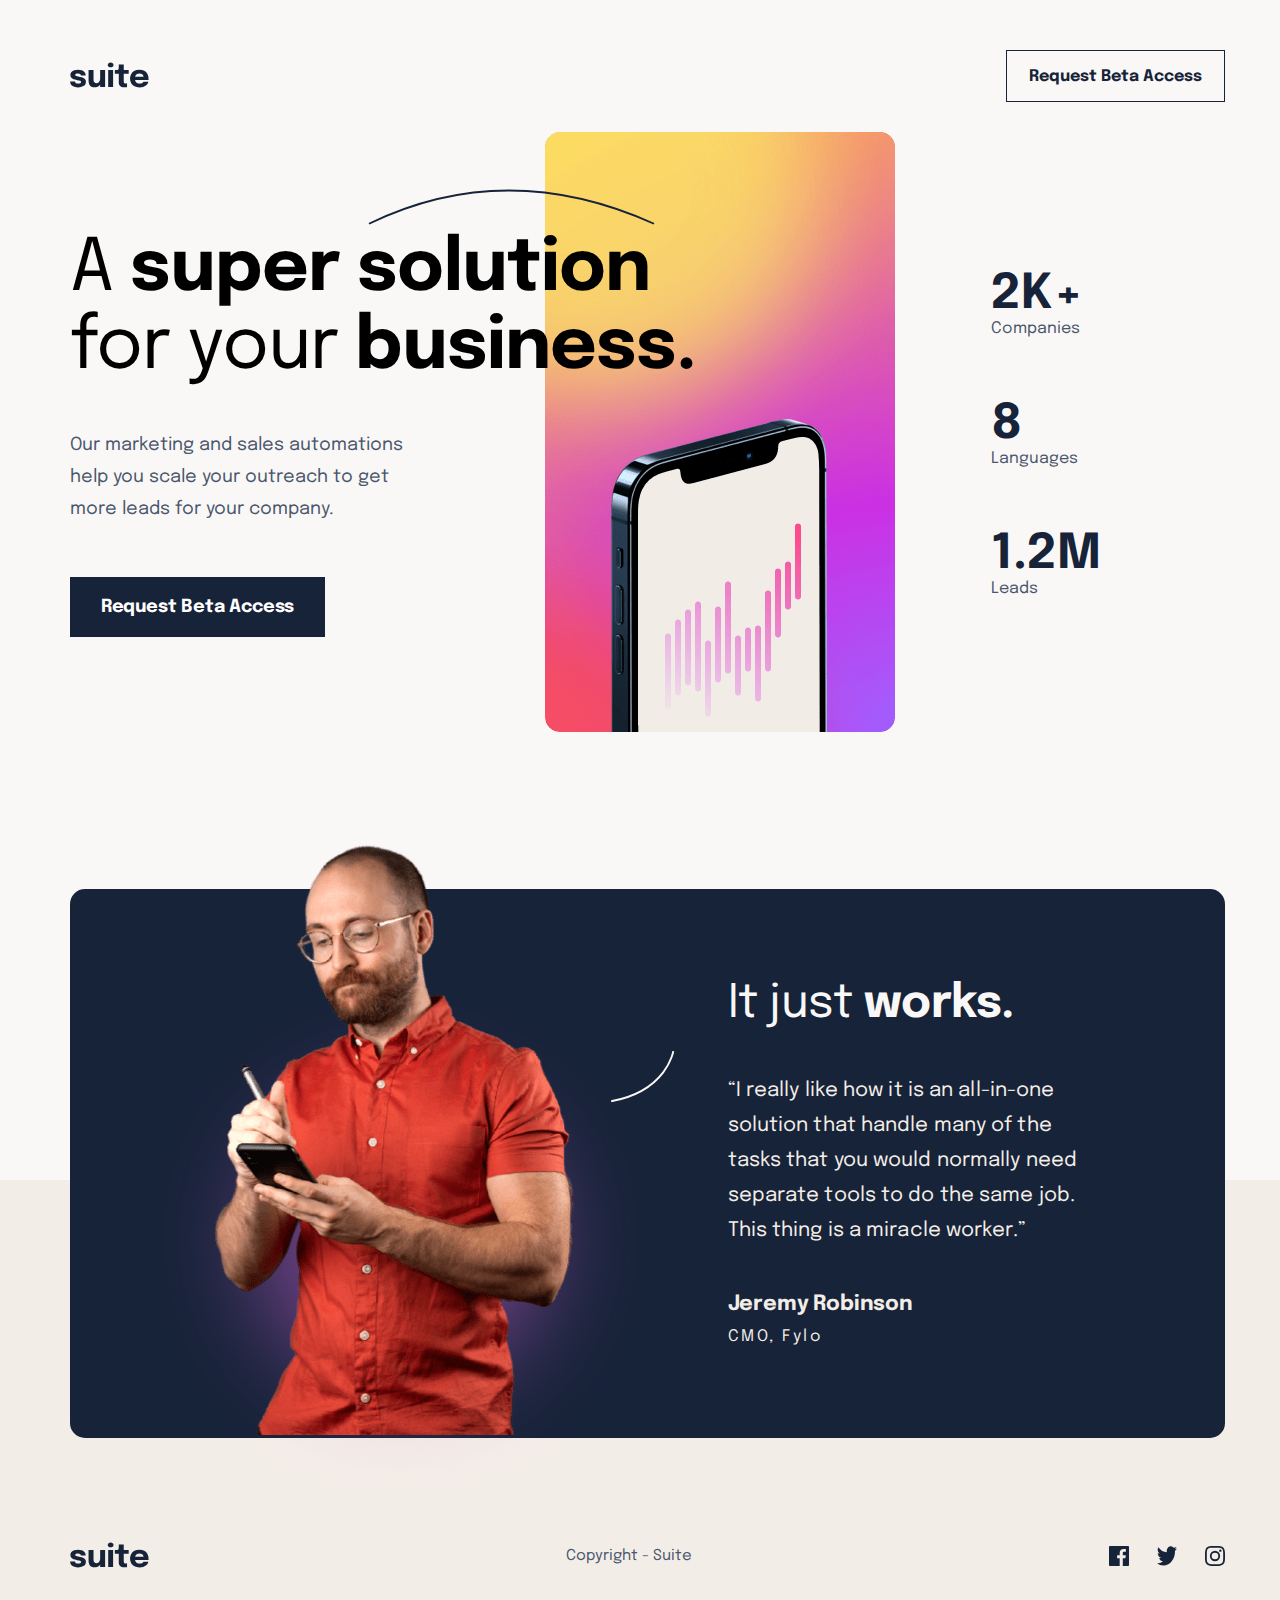
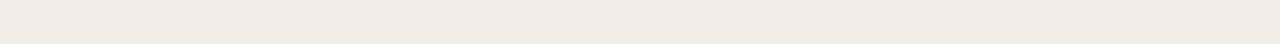
<file: suite-landing-page/index.html>
<!DOCTYPE html>
<html lang="en">
<head>
  <meta charset="UTF-8">
  <meta name="viewport" content="width=device-width, initial-scale=1.0">
  <link rel="preconnect" href="https://fonts.googleapis.com">
  <link rel="preconnect" href="https://fonts.gstatic.com" crossorigin>
  <link rel="icon" type="image/png" sizes="32x32" href="./assets/favicon-32x32.png">
  <link rel="preconnect" href="https://fonts.googleapis.com">
<link rel="preconnect" href="https://fonts.gstatic.com" crossorigin>
<link href="https://fonts.googleapis.com/css2?family=Epilogue:ital,wght@0,400;0,500;0,700;1,400&display=swap" rel="stylesheet">
  <link rel="stylesheet" href="css/style.css">

  <title>Frontend Mentor | Suite landing page</title>
</head>
<body>

  <header class="header">
    <div class="container">
      <div class="header__container">
        <div class="header__logo"><img src="assets/logo.svg" alt=""></div>
        <div class="btn"><a href="#">Request Beta Access</a></div>
      </div>
    </div>
  </header>

  <div class="landing">
    <div class="container">
      <div class="landing__container">
        <div class="landing__content1">
          <div class="landing__head">
            <h1>A <span>super solution</span> for your <span>business.</span>            </h1>
            <img class="landing__svg" src="assets/pattern-curved-line-1.svg" alt="">

          </div>
          <p class="landing__paragraph">
            Our marketing and sales automations help you scale your outreach to 
            get more leads for your company. 
          </p>
          <div class="btn btn--primary"><a href="#">Request Beta Access</a></div>
        </div>
        <!-- <img class="landing__img" src="assets/image-hero-portrait.png" alt=""> -->
        <picture class="landing__img">
          <source media="(min-width: 769px)" srcset="assets/image-hero-portrait.png">
          <source media="(max-width: 768px)" srcset="assets/image-hero-landscape.png">
          <img src="assets/image-hero-portrait.png" alt="Chris standing up holding his daughter Elva">
        </picture>
        <div class="landing__content2">
          <div class="landing__row">
            <h3>2K+</h3>
            <span>Companies</span>
          </div>
          <div class="landing__row">
            <h3>8</h3>
            <span>Languages</span>
          </div>
          <div class="landing__row">
            <h3>1.2M</h3>
            <span>Leads</span>
          </div>

        </div>
      </div>
    </div>
  </div>
  <div class="works">
    <div class="container">
     <div class="works__container">
       <div class="works__img">
        <picture class="works__image1">
          <source media="(min-width: 791px)" srcset="assets/image-jeremy-large.png">
          <source media="(max-width: 600px)" srcset="assets/image-jeremy-small.png">
          <img class="works__image1" src="assets/image-jeremy-large.png" alt="">
        </picture>
        <img class="works__image2" src="assets/pattern-blur.svg" alt="">
       </div>
       <img class="works__svg" src="assets/Path 2.svg" alt="">

       <div class="works__content">
         <h2 class="works__head">It just <span>works.</span></h2>
         <p class="works__paragraph">
  “I really like how it is an all-in-one solution that handle many of 
  the tasks that you would normally need separate tools to do the same 
  job. This thing is a miracle worker.”
         </p>
         <div class="works__author">
           <h3>Jeremy Robinson </h3>
           <span>CMO, Fylo</span>
         </div>
       </div>
     </div>
    
    </div>
    <div class="footer">
     <div class="container">
      <div class="footer__container">
        <div class="footer__logo"><img src="assets/logo.svg" alt=""></div>
        <p class="footer__paragraph">Copyright - Suite</p>
        <div class="footer__icons">
          <img src="assets/icon-facebook.svg" alt="">
          <img src="assets/icon-twitter.svg" alt="">
          <img src="assets/icon-instagram.svg" alt="">

        </div>
      </div>
     </div>
    </div>
  </div>
  <!-- Request Beta Access

  A super solution for your business.

  Our marketing and sales automations help you scale your outreach to 
  get more leads for your company. 

  Request Beta Access

  2K+
  Companies

  8
  Languages

  1.2M
  Leads

  It just works.

  “I really like how it is an all-in-one solution that handle many of 
  the tasks that you would normally need separate tools to do the same 
  job. This thing is a miracle worker.”

  Jeremy Robinson
  CMO, Fylo

  Copyright - Suite -->

</body>
</html>
</file>
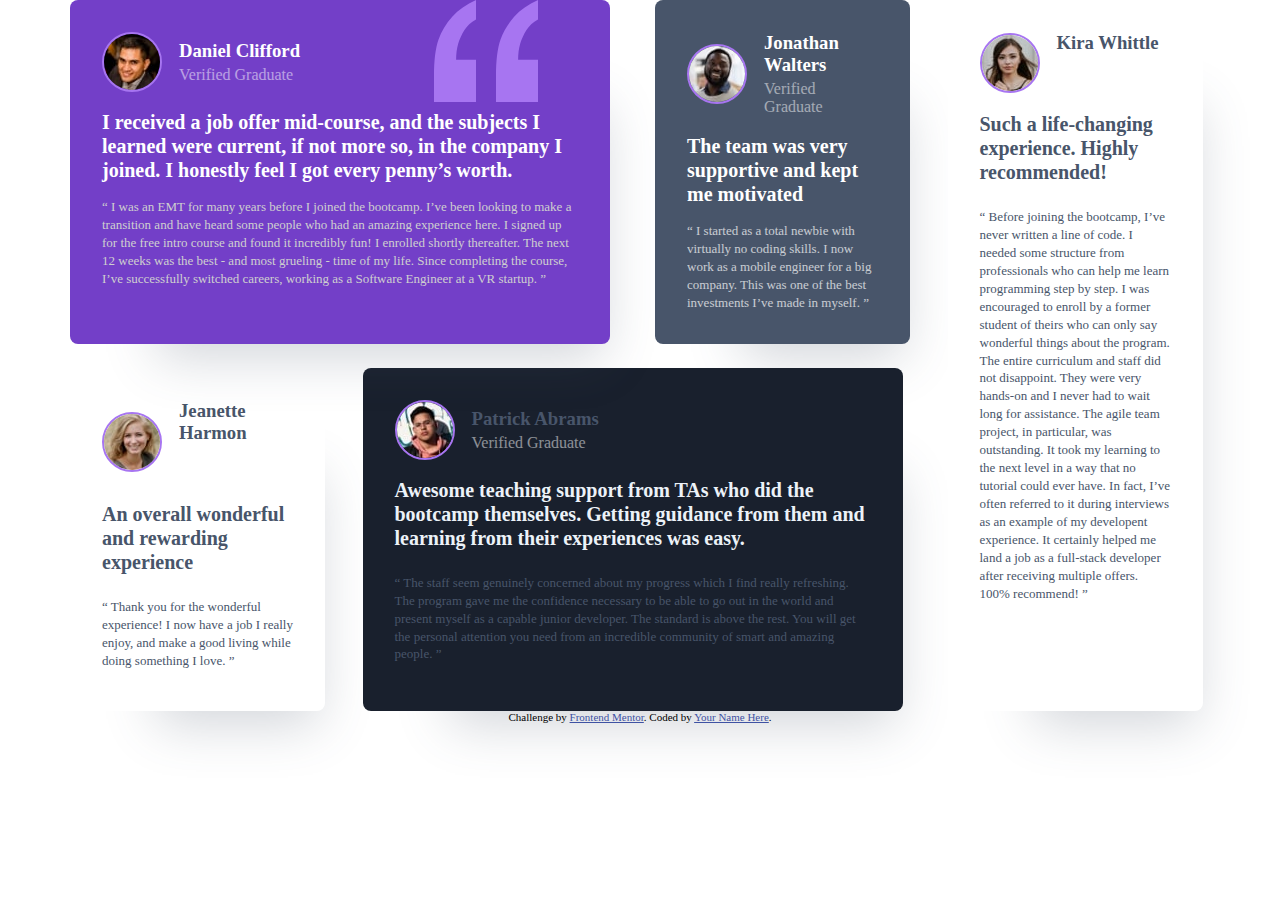
<file: Testimonials grid section/index.html>
<!DOCTYPE html>
<html lang="en">
<head>
  <meta charset="UTF-8">
  <meta name="viewport" content="width=device-width, initial-scale=1.0"> <!-- displays site properly based on user's device -->
  <link rel="preconnect" href="https://fonts.googleapis.com">
  <link rel="preconnect" href="https://fonts.gstatic.com" crossorigin>
  <link href="https://fonts.googleapis.com/css2?family=Barlow+Semi+Condensed:wght@400;500;600;700&display=swap" rel="stylesheet">
  <link rel="stylesheet" href="css/style.css">
  <link rel="icon" type="image/png" sizes="32x32" href="./images/favicon-32x32.png">
  
  <title>Frontend Mentor | [Challenge Name Here]</title>

  <!-- Feel free to remove these styles or customise in your own stylesheet 👍 -->
  <style>
    .attribution { font-size: 11px; text-align: center; }
    .attribution a { color: hsl(228, 45%, 44%); }
  </style>
</head>
<body>
  <div class="container">
    <div class="box box--one">
      <div class="box__writer">
        <img class="box__img" src="images/image-daniel.jpg" alt="daniel photo">
        <div class="box__info">
          <h3 class="box__name">Daniel Clifford</h3>
          <span class="box__job">Verified Graduate</span>
        </div>
      </div>
      <p class="box__title">
        I received a job offer mid-course, and the subjects I learned were current, if not more so, 
        in the company I joined. I honestly feel I got every penny’s worth.
      
      </p>
      <p class="box__comment">
        “ I was an EMT for many years before I joined the bootcamp. I’ve been looking to make a 
        transition and have heard some people who had an amazing experience here. I signed up 
        for the free intro course and found it incredibly fun! I enrolled shortly thereafter. 
        The next 12 weeks was the best - and most grueling - time of my life. Since completing 
        the course, I’ve successfully switched careers, working as a Software Engineer at a VR startup. ”
      </p>
    </div>

    <div class="box box--two">
      <div class="box__writer">
        <img class="box__img" src="images/image-jonathan.jpg" alt="daniel photo">
        <div class="box__info">
          <h3 class="box__name">Jonathan Walters</h3>
          <span class="box__job">Verified Graduate</span>
        </div>
      </div>
      <p class="box__title">
        The team was very supportive and kept me motivated
      
      </p>
      <p class="box__comment">
        “ I started as a total newbie with virtually no coding skills. I now work as a mobile engineer 
        for a big company. This was one of the best investments I’ve made in myself. ”
      </p>
    </div>

    <div class="box box--four">
      <div class="box__writer">
        <img class="box__img" src="images/image-jeanette.jpg" alt="daniel photo">
        <div class="box__info">
          <h3 class="box__name">Jeanette Harmon</h3>
          <span class="box__job">Verified Graduate</span>
        </div>
      </div>
      <p class="box__title">
        An overall wonderful and rewarding experience
      
      </p>
      <p class="box__comment">
        “ Thank you for the wonderful experience! I now have a job I really enjoy, and make a good living 
        while doing something I love. ”
      </p>
    </div>

    <div class="box box--five">
      <div class="box__writer">
        <img class="box__img" src="images/image-patrick.jpg" alt="daniel photo">
        <div class="box__info">
          <h3 class="box__name">Patrick Abrams</h3>
          <span class="box__job">Verified Graduate</span>
        </div>
      </div>
      <p class="box__title">
        Awesome teaching support from TAs who did the bootcamp themselves. Getting guidance from them and 
        learning from their experiences was easy.
      
      </p>
      <p class="box__comment">

        “ The staff seem genuinely concerned about my progress which I find really refreshing. The program 
        gave me the confidence necessary to be able to go out in the world and present myself as a capable 
        junior developer. The standard is above the rest. You will get the personal attention you need from 
        an incredible community of smart and amazing people. ”
      </p>
    </div>

    <div class="box box--three">
      <div class="box__writer">
        <img class="box__img" src="images/image-kira.jpg" alt="daniel photo">
        <div class="box__info">
          <h3 class="box__name">Kira Whittle</h3>
          <span class="box__job">Verified Graduate</span>
        </div>
      </div>
      <p class="box__title">
        Such a life-changing experience. Highly recommended!
      </p>
      <p class="box__comment">

        “ Before joining the bootcamp, I’ve never written a line of code. I needed some structure from 
        professionals who can help me learn programming step by step. I was encouraged to enroll by a former 
        student of theirs who can only say wonderful things about the program. The entire curriculum and staff 
        did not disappoint. They were very hands-on and I never had to wait long for assistance. The agile team 
        project, in particular, was outstanding. It took my learning to the next level in a way that no tutorial 
        could ever have. In fact, I’ve often referred to it during interviews as an example of my developent 
        experience. It certainly helped me land a job as a full-stack developer after receiving multiple offers. 
        100% recommend! ”
      </p>
    </div>




  

    


  </div>
  <!-- 






 




  Verified Graduate





  
  








 -->
  
  <div class="attribution">
    Challenge by <a href="https://www.frontendmentor.io?ref=challenge" target="_blank">Frontend Mentor</a>. 
    Coded by <a href="#">Your Name Here</a>.
  </div>
</body>
</html>
</file>
<file: suite-landing-page/css/style.css>
:root {
  --dark-blue:#172339 ;
  --pinky: #49566D;
  --rock: #F3EDE7;
  --white: #FAF8F6;
  --blue: #A060FF;
  --purple: #CB30E3;
  --orange: #FFA84E;
}




* {
    margin:0;
    padding:0;
    box-sizing: border-box;
}

html {
    font-size: 62.5%;
}

@media (max-width: 1100px) {

    html {
        font-size: 50%;
    }
}

@media (max-width: 800px) {

    html {
        font-size: 37.5%;
    }
}

body {
    font-size: 1.4rem;
    font-family: 'Epilogue', sans-serif;
    background-color: var(--white);

}

.header { 
    padding-top: 5rem;
    position: relative;
    height: 5.6rem;
    margin-bottom: 7.6rem;
}

@media (max-width: 768px) {
    .header {
        margin-bottom: 20.6rem;
    }
}

.container {
    margin: 0 auto;
    padding-left: 15px;
    padding-right 15px;
}



/* @media (min-width: 400px) {
    .container {
      width: 343px;
    }
  } */

@media (min-width: 768px) {
    .container {
      width: 750px;
    }
  }
  /* Medium */
  @media (min-width: 992px) {
    .container {
      width: 880px;
    }
  }

  @media (min-width: 1100px) {

    .container {
        width: 1050px;
      }
}
  /* Large */
  @media (min-width: 1200px) {
    .container {
      width: 1170px;
    }
  }


/* @media (max-width: 1130px) {

    .container {
        width:100rem ;
        margin: 0 auto;
    }
} */
/* Small */


.header__container {
    
    display: flex;
    justify-content: space-between;
    align-items: center;
}




.header__logo {

}

.btn {
    display: flex;
    justify-content: center;
    align-items: center;
    width: 21.9rem;
    height: 5.2rem;
    border : 1px solid var(--dark-blue);
    cursor: pointer;
}

.btn:hover {
  background-color: var(--dark-blue);
}

.btn:hover a {
    color: var(--white);

}
.btn a {
    font-size: 1.6rem;
    font-weight: bold;
    text-decoration: none;
    display: block;
    color: var(--dark-blue);
}

.btn--primary {
    background-color: var(--dark-blue);
    display: flex;
    justify-content: center;
    align-items: center;
    width: 25.5rem;
    height: 6rem;
}

.btn--primary:hover {
    background-image: linear-gradient(to bottom right,#A060FF 60%,#FFA84E);
}

.btn--primary a {
  
    color: #fff;
    font-size: 1.8rem;
    letter-spacing: -0.18px;
  
}

/* landing--section start  */
/******************************/
.landing {
    margin-bottom:15.444rem ;
    position: relative;
}

@media (max-width: 992px) {
    .landing {
        margin-bottom: 60.444rem;

    }
}

@media (max-width: 768px) {
    .landing {
        margin-bottom: 15.444rem;

    }
}

.landing__container {
  display: flex;
  align-items: center;
}

@media (max-width: 992px) {
    .landing__container {
        flex-wrap: wrap;
        justify-content: center;
    }
}

@media (max-width: 768px) {
    .landing__container {
        justify-content: center;
        align-items: center;
        flex-direction: column;
    }
}

.landing__content1 {
    z-index: 1;
}

@media (max-width: 768px) {
    .landing__content1 {
          margin-bottom: 55px;
    }
}
.landing__head {
 position: relative;
} 

.landing__head h1 {
  font-size: 7.2rem;
  font-weight: 400;
  letter-spacing: -1px;
  line-height: 7.8rem;
  width: 63.5rem;
  margin-bottom: 4.2rem;
  top:-10.3rem;
}

.landing__head span {
    font-weight: bold;
}

.landing__svg {
    position: absolute;
    top: -41.32px;
    left: 298px;
    width:28.7rem;
    height: 3.6rem;
}


@media (max-width: 1100px) {

    .landing__svg {
        left: 235px;
    }
} 

@media (max-width: 800px) {

    .landing__svg {
        left: 176px;
    }
} 

.landing__paragraph {
  line-height: 3.2rem;
  width: 35rem;
  margin-bottom: 5.2rem;
  font-size: 1.8rem;
  color: #49566D;
}

.landing__img {
  margin-left: -16rem;
  /* width: 35rem; */
}

@media (max-width: 768px) {
    .landing__img {
        margin-left: 0;
        /* width: 100%; */
    }
}

.landing__content2 {
 display: flex;
 gap: 6.3rem;
 flex-direction: column;
 margin-left: 9.6rem;
}



@media (max-width: 1200px) {
    .landing__content2 {
        margin-left: 5.6rem;
       }
}



@media (max-width: 11077px) {
    .landing__content2 {
        margin-left: 9.6rem;
       }
}

@media (max-width: 1100px) {

    .landing__content2 {
         justify-self: flex-end;
          margin-left: auto;

       }
}

@media (max-width: 993px) {
    .landing__content2 {
        margin-top: 88px;
        flex-direction: row;
        justify-content: space-around;
        flex-basis: 100%;
    }
}

@media (max-width: 768px) {
    .landing__content2 {
        margin-left: 0;
       }
}

.landing__row {
  display: flex;
  flex-direction: column;
  gap: 1px;

}

@media (max-width: 993px) {
    .landing__row {
        justify-content: center;
        align-items: center;
    }
}


.landing__row h3 {
 font-size: 4.8rem;
 font-weight: bold;
 color: var(--dark-blue);
}

.landing__row span {
  font-size: 1.6rem;
  color: #49566D;
}


/* landing-section end */
/******************************/

/* works-section start */
/******************************/
.works {
    position: relative;
}



.works__container {
  display: flex;
  align-items: center;
  justify-content: center;
  background-color: var(--dark-blue);
  border-radius: 15px;

}

@media (max-width: 992px) {
    .works__container {
        flex-direction: column;
        text-align: center;
        gap: 5rem;
    }
}

@media (max-width: 768px) {
    .works__container { 
        flex-direction: column;
        text-align: center;
        gap: 5rem;
        padding-top: 74rem;
    }
 }

.works__svg {
    width: 6.405rem;
    margin-left: 3.59rem;
    align-self:start;
    margin-top: 16.115rem;
    margin-right: 5.275rem;
}




@media (max-width: 992px) {

    .works__svg {
        align-self:center;
        margin-top: 0;
    }
} 



.works__img {
  margin-top: -4.456rem;
  margin-left: 12.149rem;
  position: relative;
}

@media (max-width: 992px) {
    .works__img  {
        margin-top: -320px;
        flex-direction: column;
        margin-left: 0;
        align-self:center;
        margin-right: 0;

    }
} 

.works__image1 {
    z-index: 5;
    position: relative;
}

.works__image2 {
    position: absolute;
    bottom: -70px;
    left: -82px;
    z-index: 1;

}

@media (max-width: 768px) {
    .works__image2{
       left: -153px;
       
}
}

@media (max-width: 600px) {
    .works__image2{
       left: -158px
}
.works__container {
    overflow: hidden;
}

}
.works__content {
   align-self: start;
   margin-top: 8.8rem;
   margin-bottom: 8.8rem;
   display: flex;
   gap: 4rem;
   flex-direction: column;
   width: 35rem;
   height: 3.69rem;
   margin-right: 12.5rem;

}

@media (max-width: 992px) {
    .works__content {
        align-self:center;
        width: 71.625rem;
        height: 28rem;
       text-align: center;
       margin-right: 0;
       margin-top: 0;
    }
} 

.works__head { 
 font-size: 4.6rem;
 line-height: 5.6rem;
 letter-spacing: -0.5px;
 color: var(--white);
 font-weight: 400;
}

.works__head span {
    font-weight: bold;
}


.works__paragraph {
    color: var(--rock);
    font-size: 2rem;
    line-height: 3.5rem;
    letter-spacing: .1px;
    width: 35rem;
    height: 17.5rem;
}


@media (max-width: 992px) {
    .works__paragraph {
        align-self:center;
        width: 100%;
        height: 18rem;
        text-align: center;
        padding: 0 58px;
    }
} 


.works__author {
  font-size: 1.8rem;
  line-height: 3.2rem;
  letter-spacing: -0.18px;
  font-weight: bold;
  color: var(--rock);
  margin-bottom: 2.6rem;
}

.works__author span {
    font-size: 1.6rem;
   font-weight: 400;
   line-height: 2.6rem;
   letter-spacing: 2.5px;
   color: var(--rock);

}

.footer {
    position: absolute;
    top: 53%;
    left: 0;
    width: 100%;
    /* height: 100%; */
    background-color: var(--rock);
    z-index: -1;
}

.footer__container {
    margin-top: 36rem;
    display: flex;
    justify-content: space-between;
    align-items: center;
    margin-bottom: 72px;
}

@media(max-width: 992px) {
  .footer__container {
  margin-top: 57rem;
}
}

@media(max-width: 768px) {
    .footer__container {
    margin-top: 88rem;
    flex-direction: column;
    gap: 33px;
  }
  }

  @media(max-width: 600px) {
    .footer__container {
    margin-top: 73rem;
    flex-direction: column;
    gap: 33px;
  }
  }

.footer__icons {
    width: 11.6rem;
    display: flex;
    justify-content: space-between;
}

@media (max-width: 992px) {
  
    .footer__icons {
        width: 17.6rem;
    }
}
.footer__icons img {
    cursor: pointer;
}

.footer__paragraph {
    font-size: 1.5rem;
    line-height: 3.2rem;
    color: var(--pinky);
    text-align: center;
}
/* works-section end */
/******************************/
</file>
<file: Testimonials grid section/css/style.css>
:root {
--grey: #CFCFCF;
--purple: #733FC8;
--dark-grey: #48556A;
--black: #19202D;
}

*,
*::after,
*::before
{
    padding: 0;
    margin: 0;
    box-sizing: border-box;
}

body {
    font-family: 'Barlow Semi Condensed', sans-se
    font-size: 14px;
}

/******************************************/

.container {
    margin: auto;
    padding:0 15px;
    display: grid;
    justify-items: center;
    grid-template-columns: repeat(auto-fit,minmax(255px,1fr));
    grid-template-rows: 1fr 1fr;
    grid-column-gap: 30px;
    grid-row-gap: 24px;
    /* align-items: start; */
    justify-items: start;
    align-items: stretch;
}

@media (min-width: 768px) {
    .container {
        width: 750px;
    }
}

@media (min-width: 992px) {
    .container { 
        width: 970px;
    }
}

@media (min-width: 1200px) {
    .container {
        width: 1170px;
    }
}



.box { 
  padding: 32px;
  border-radius: 8px;
  box-shadow: 40px 60px 50px -47px rgba(72, 85, 106, 0.247378);
}

.box__writer {
 display: flex;
 gap: 17px;
 align-items: center;
}

.box__img {
 border-radius: 50%;
border: 2px solid #A775F1

}

.box__info {
  display: flex;
  flex-direction: column;
  gap: 4px;
}

.box__name {

}

.box__job {
    color: #fff;
    opacity: .5;
}

.box__title {
 margin-top: 18px;
 margin-bottom: 16px;
 font-size: 20px;
 line-height: 1.2;
 font-weight: 600;
}

.box__comment {
  line-height: 1.38;
  font-size: 13px;
  font-weight: 500;
  color: var(--grey);
}


.box--one {
    background-color: var(--purple);
    position: relative;
    width: 540px;
    grid-column: 1 / 3;
    grid-row: 1 / span 1;

}

.box--one .box__name {
    color: #fff;
    
}

.box--one .box__title {
    color: #fff;
}

.box--one::after {
    content: '';
    position: absolute;
    width: 104px;
    height: 102px;
    right:72px;
    top: 0;
    background-image: url(../images/bg-pattern-quotation.svg);
}

.box--two {
background-color: var(--dark-grey);
width: 255px;
grid-column: 3 / 4;
grid-row: 1 / span 1;
}

.box--two .box__name {
    color: #fff;
}

.box--two .box__title {
    color: #fff;
}

.box--two .box__comment {
  color: #fff;
  opacity: .7;
}

.box--three {
    background-color: #fff;
    width: 255px;
    grid-column: 4 / 5;
    grid-row: 1 / span 2;
}

.box--three .box__name {
    color: var(--dark-grey);
}

.box--three .box__title {
    color: var(--dark-grey);
    margin-bottom: 24px;
}

.box--three .box__comment {
   color: var(--dark-grey);
}

.box--four {
    background-color: #fff;
    width: 255px;
}

.box--four .box__name {
    color: var(--dark-grey);
}

.box--four .box__title {
    color: var(--dark-grey);
    margin-bottom: 24px;

}

.box--four .box__comment {
   color: var(--dark-grey);
}

.box--five {
    width: 540px;
    background-color: #19202D;
}

.box--five .box__name {
    color: var(--dark-grey);
}

.box--five .box__title {
    color: #ECF2F8;
    margin-bottom: 24px;

}

.box--five .box__comment {
    color: var(--dark-grey);
}

@media (max-width: 1200px) {
    .box {
        grid-column: auto;
        grid-row: auto;
        width: 100%;
    }

    .box--one .box__title {
        margin-bottom: 40px;
       }
       

}
</file>
